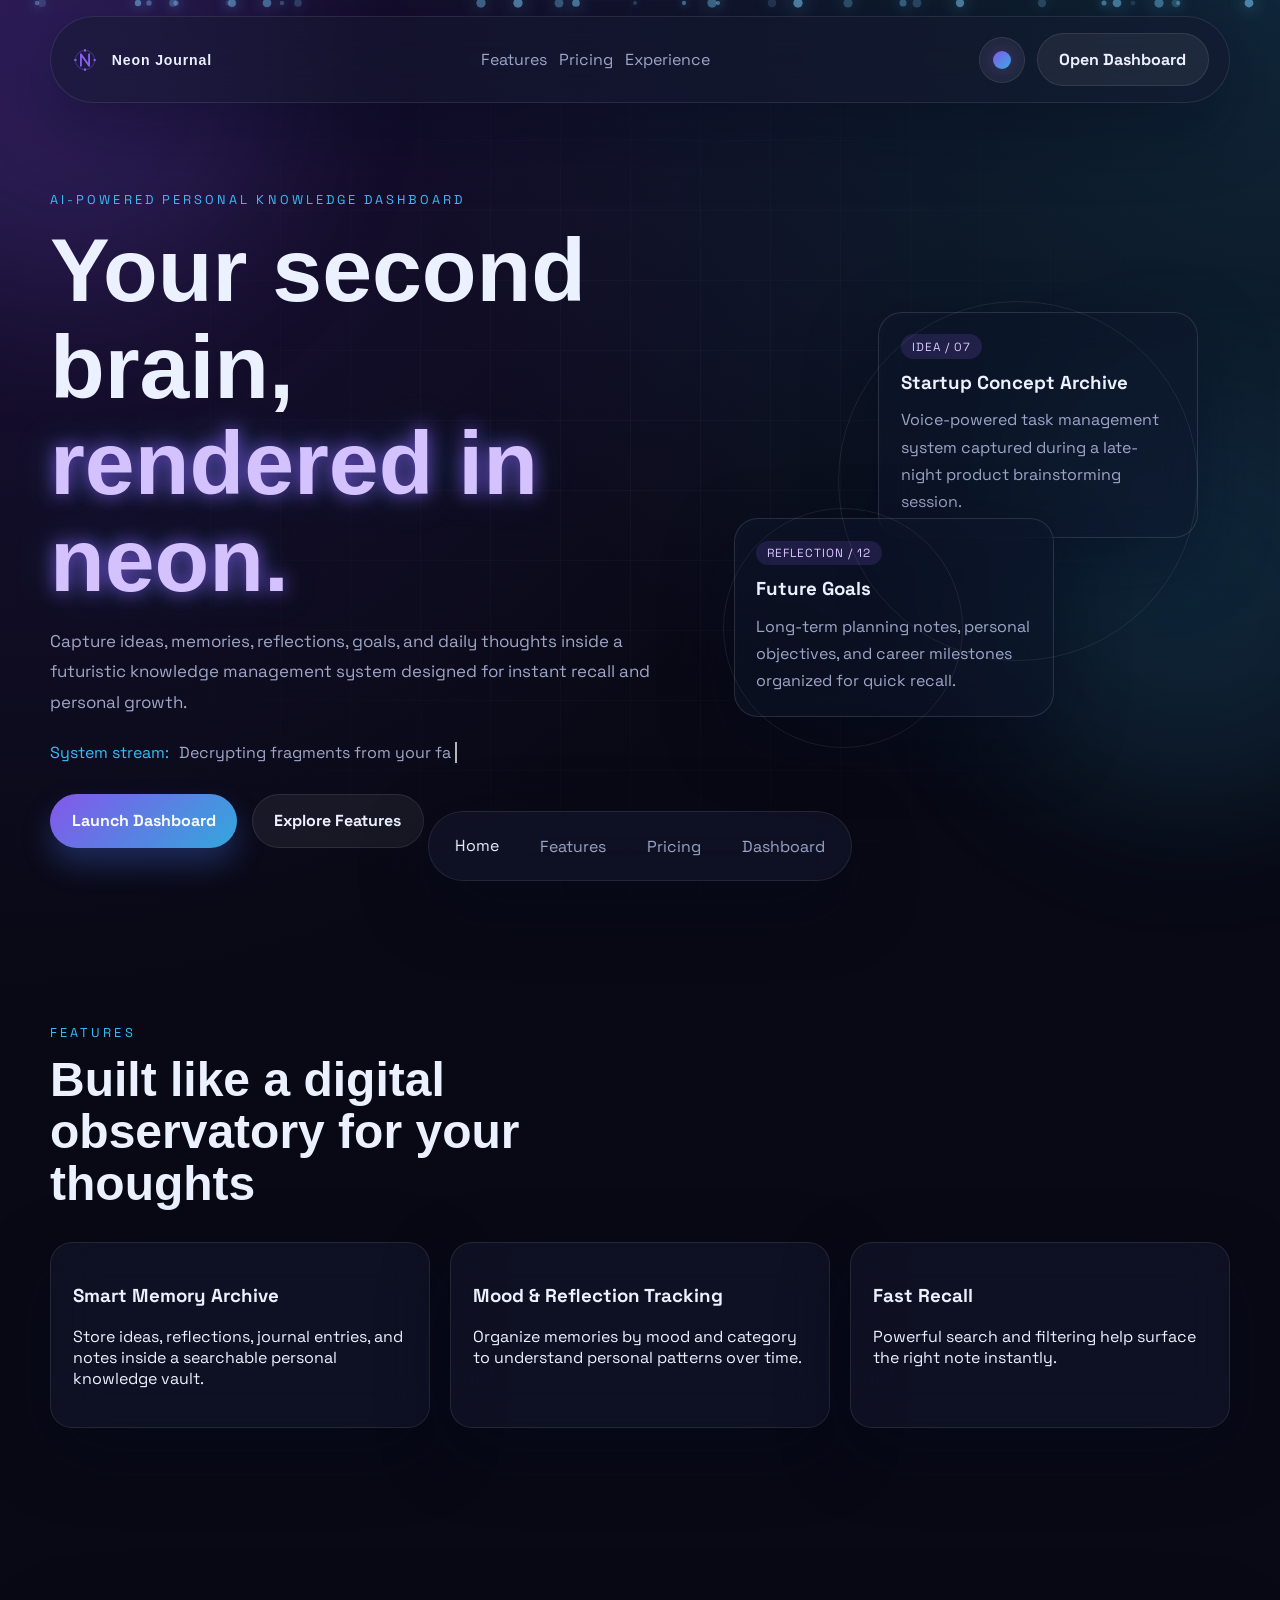
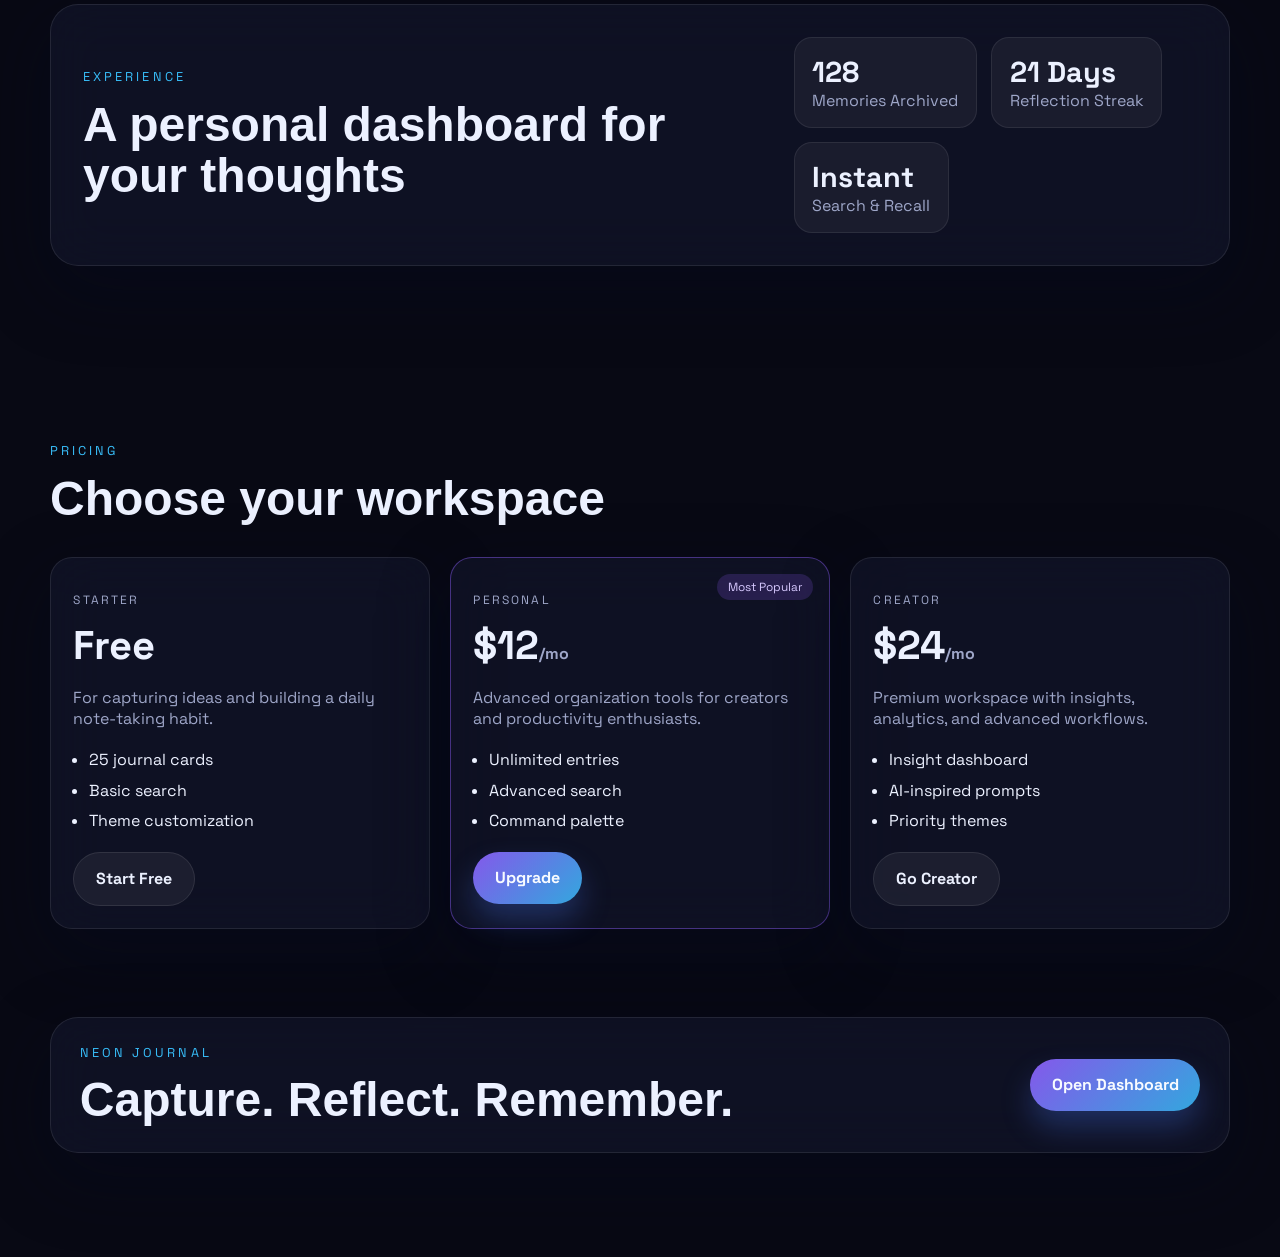
<file: index.html>
<!doctype html>
<html lang="en">
  <head>
    <meta charset="UTF-8" />
    <meta name="viewport" content="width=device-width, initial-scale=1.0" />

    <title>Neon Journal</title>

    <meta
      name="description"
      content="A futuristic AI-inspired personal knowledge dashboard for notes, reflections, ideas, and memory tracking."
    />

    <link rel="preconnect" href="https://fonts.googleapis.com" />
    <link rel="preconnect" href="https://fonts.gstatic.com" crossorigin />

    <link
      href="https://fonts.googleapis.com/css2?family=Space+Grotesk:wght@400;500;700&family=Syncopate:wght@400;700&display=swap"
      rel="stylesheet"
    />

    <!-- Logo / Favicon -->
    <link rel="icon" type="image/svg+xml" href="assets/img/logo.svg" />

    <link rel="stylesheet" href="assets/css/main.css" />
  </head>

  <body class="theme-dark landing-page">
    <div class="loader" id="pageLoader" aria-hidden="true">
      <div class="loader__core"></div>
      <p class="loader__text">Booting Knowledge System...</p>
    </div>

    <div class="page-shell">
      <div class="particles" id="particles"></div>

      <div class="ambient ambient--left"></div>
      <div class="ambient ambient--right"></div>

      <!-- HEADER -->

      <header class="topbar glass-panel">
        <a class="brand" href="index.html">
          <img
            src="assets/img/logo.svg"
            alt="Neon Journal Logo"
            class="brand__logo"
          />
          <span class="brand__text">Neon Journal</span>
        </a>

        <nav class="topbar__nav">
          <a href="#features">Features</a>
          <a href="#pricing">Pricing</a>
          <a href="#experience">Experience</a>
        </nav>

        <div class="topbar__actions">
          <button
            class="icon-button theme-toggle"
            type="button"
            data-theme-toggle
            aria-label="Toggle theme"
          >
            <span class="theme-toggle__orb"></span>
          </button>

          <a class="button button--ghost" href="dashboard.html">
            Open Dashboard
          </a>
        </div>
      </header>

      <!-- MAIN -->

      <main>
        <!-- HERO -->

        <section class="hero section" id="hero">
          <div class="hero__content">
            <p class="eyebrow reveal">
              AI-Powered Personal Knowledge Dashboard
            </p>

            <h1 class="hero__title reveal">
              Your second brain,
              <span class="hero__title-glow"> rendered in neon. </span>
            </h1>

            <p class="hero__copy reveal">
              Capture ideas, memories, reflections, goals, and daily thoughts
              inside a futuristic knowledge management system designed for
              instant recall and personal growth.
            </p>

            <div class="typing-line reveal">
              <span class="typing-line__label">System stream:</span>

              <span class="typing-line__text" id="landingTyping"></span>
            </div>

            <div class="hero__actions reveal">
              <a class="button" href="dashboard.html"> Launch Dashboard </a>

              <a class="button button--ghost" href="#features">
                Explore Features
              </a>
            </div>
          </div>

          <!-- FLOATING CARDS -->

          <div class="hero__visual reveal">
            <div class="floating-card floating-card--primary">
              <span class="floating-card__tag"> Idea / 07 </span>

              <h3>Startup Concept Archive</h3>

              <p>
                Voice-powered task management system captured during a
                late-night product brainstorming session.
              </p>
            </div>

            <div class="floating-card floating-card--secondary">
              <span class="floating-card__tag"> Reflection / 12 </span>

              <h3>Future Goals</h3>

              <p>
                Long-term planning notes, personal objectives, and career
                milestones organized for quick recall.
              </p>
            </div>

            <div class="orbit-ring orbit-ring--one"></div>
            <div class="orbit-ring orbit-ring--two"></div>
          </div>
        </section>

        <!-- FEATURES -->

        <section class="section section--feature" id="features">
          <div class="section-heading reveal">
            <p class="eyebrow">Features</p>

            <h2>Built like a digital observatory for your thoughts</h2>
          </div>

          <div class="feature-grid">
            <article class="glass-card reveal tilt-card">
              <h3>Smart Memory Archive</h3>

              <p>
                Store ideas, reflections, journal entries, and notes inside a
                searchable personal knowledge vault.
              </p>
            </article>

            <article class="glass-card reveal tilt-card">
              <h3>Mood & Reflection Tracking</h3>

              <p>
                Organize memories by mood and category to understand personal
                patterns over time.
              </p>
            </article>

            <article class="glass-card reveal tilt-card">
              <h3>Fast Recall</h3>

              <p>
                Powerful search and filtering help surface the right note
                instantly.
              </p>
            </article>
          </div>
        </section>

        <!-- EXPERIENCE -->

        <section class="section section--experience" id="experience">
          <div class="experience-panel glass-panel reveal">
            <div>
              <p class="eyebrow">Experience</p>

              <h2>A personal dashboard for your thoughts</h2>
            </div>

            <div class="stat-strip">
              <div class="stat-chip">
                <strong>128</strong>
                <span>Memories Archived</span>
              </div>

              <div class="stat-chip">
                <strong>21 Days</strong>
                <span>Reflection Streak</span>
              </div>

              <div class="stat-chip">
                <strong>Instant</strong>
                <span>Search & Recall</span>
              </div>
            </div>
          </div>
        </section>

        <!-- PRICING -->

        <section class="section section--pricing" id="pricing">
          <div class="section-heading reveal">
            <p class="eyebrow">Pricing</p>

            <h2>Choose your workspace</h2>
          </div>

          <div class="pricing-grid">
            <article class="pricing-card glass-card reveal">
              <p class="pricing-card__tier">Starter</p>

              <h3>Free</h3>

              <p>For capturing ideas and building a daily note-taking habit.</p>

              <ul class="pricing-card__list">
                <li>25 journal cards</li>
                <li>Basic search</li>
                <li>Theme customization</li>
              </ul>

              <a class="button button--ghost" href="dashboard.html">
                Start Free
              </a>
            </article>

            <article
              class="pricing-card pricing-card--featured glass-card reveal"
            >
              <span class="pricing-card__badge"> Most Popular </span>

              <p class="pricing-card__tier">Personal</p>

              <h3>$12<span>/mo</span></h3>

              <p>
                Advanced organization tools for creators and productivity
                enthusiasts.
              </p>

              <ul class="pricing-card__list">
                <li>Unlimited entries</li>
                <li>Advanced search</li>
                <li>Command palette</li>
              </ul>

              <a class="button" href="dashboard.html"> Upgrade </a>
            </article>

            <article class="pricing-card glass-card reveal">
              <p class="pricing-card__tier">Creator</p>

              <h3>$24<span>/mo</span></h3>

              <p>
                Premium workspace with insights, analytics, and advanced
                workflows.
              </p>

              <ul class="pricing-card__list">
                <li>Insight dashboard</li>
                <li>AI-inspired prompts</li>
                <li>Priority themes</li>
              </ul>

              <a class="button button--ghost" href="dashboard.html">
                Go Creator
              </a>
            </article>
          </div>
        </section>
      </main>

      <!-- FOOTER -->

      <footer class="footer glass-panel reveal">
        <div>
          <p class="eyebrow">Neon Journal</p>

          <h2>Capture. Reflect. Remember.</h2>
        </div>

        <a class="button" href="dashboard.html"> Open Dashboard </a>
      </footer>

      <!-- DOCK -->

      <nav class="dock glass-panel">
        <a href="#hero" class="dock__item active">Home</a>
        <a href="#features" class="dock__item">Features</a>
        <a href="#pricing" class="dock__item">Pricing</a>
        <a href="dashboard.html" class="dock__item">Dashboard</a>
      </nav>
    </div>

    <script src="assets/js/landing.js"></script>
  </body>
</html>
</file>
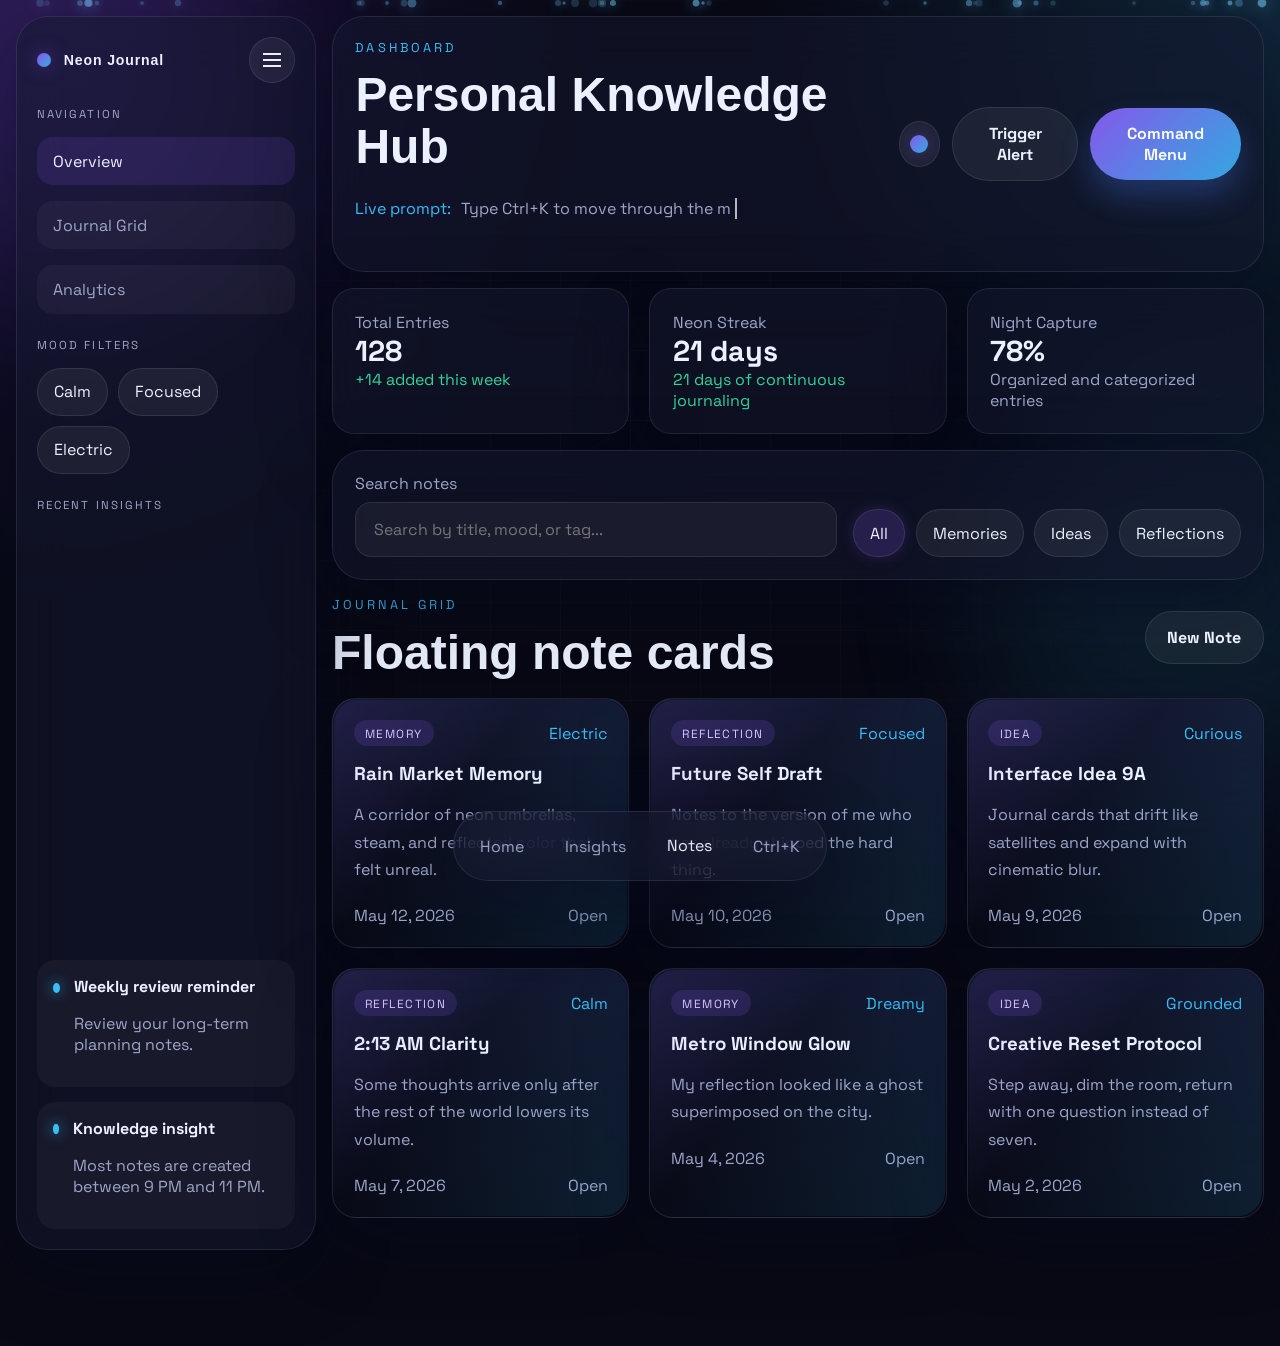
<file: dashboard.html>
<!doctype html>
<html lang="en">
  <head>
    <meta charset="UTF-8" />
    <meta name="viewport" content="width=device-width, initial-scale=1.0" />
    <title>Neon Journal | Personal Knowledge Hub</title>
    <meta
      name="description"
      content="A futuristic personal knowledge dashboard for notes, ideas, reflections, goals, and memory management."
    />
    <link rel="preconnect" href="https://fonts.googleapis.com" />
    <link rel="preconnect" href="https://fonts.gstatic.com" crossorigin />
    <!-- Logo / Favicon -->
    <link rel="icon" type="image/svg+xml" href="assets/img/logo.svg" />
    <link
      href="https://fonts.googleapis.com/css2?family=Space+Grotesk:wght@400;500;700&family=Syncopate:wght@400;700&display=swap"
      rel="stylesheet"
    />
    <link rel="stylesheet" href="assets/css/main.css" />
  </head>
  <body class="theme-dark dashboard-page">
    <div class="loader" id="pageLoader" aria-hidden="true">
      <div class="loader__core"></div>
      <p class="loader__text">Syncing knowledge vault...</p>
    </div>

    <div class="page-shell dashboard-shell">
      <div class="particles" id="particles"></div>
      <div class="ambient ambient--left"></div>
      <div class="ambient ambient--right"></div>

      <!-- Expandable dashboard sidebar -->
      <aside class="sidebar glass-panel" id="sidebar">
        <div class="sidebar__header">
          <a class="brand" href="index.html">
            <span class="brand__mark"></span>
            <span class="brand__text">Neon Journal</span>
          </a>
          <button
            class="icon-button"
            type="button"
            id="sidebarToggle"
            aria-label="Toggle sidebar"
          >
            <span class="icon-button__bars"></span>
          </button>
        </div>

        <div class="sidebar__section">
          <p class="sidebar__label">Navigation</p>
          <a class="sidebar__link active" href="#dashboardTop">Overview</a>
          <a class="sidebar__link" href="#notesSection">Journal Grid</a>
          <a class="sidebar__link" href="#analyticsSection">Analytics</a>
        </div>

        <div class="sidebar__section">
          <p class="sidebar__label">Mood Filters</p>
          <div class="mood-pills">
            <button class="pill-button" type="button">Calm</button>
            <button class="pill-button" type="button">Focused</button>
            <button class="pill-button" type="button">Electric</button>
          </div>
        </div>

        <div class="sidebar__section sidebar__section--grow">
          <p class="sidebar__label">Recent Insights</p>
          <div class="mini-feed">
            <article class="mini-feed__item">
              <span class="mini-feed__dot"></span>
              <div>
                <strong>Weekly review reminder </strong>
                <p>Review your long-term planning notes.</p>
              </div>
            </article>
            <article class="mini-feed__item">
              <span class="mini-feed__dot"></span>
              <div>
                <strong>Knowledge insight</strong>
                <p>Most notes are created between 9 PM and 11 PM.</p>
              </div>
            </article>
          </div>
        </div>
      </aside>

      <main class="dashboard-main" id="dashboardTop">
        <header class="dashboard-topbar glass-panel">
          <div>
            <p class="eyebrow">Dashboard</p>
            <h1>Personal Knowledge Hub</h1>
            <p class="typing-line">
              <span class="typing-line__label">Live prompt:</span>
              <span class="typing-line__text" id="dashboardTyping"></span>
            </p>
          </div>

          <div class="dashboard-topbar__actions">
            <button
              class="icon-button theme-toggle"
              type="button"
              data-theme-toggle
              aria-label="Toggle theme"
            >
              <span class="theme-toggle__orb"></span>
            </button>
            <button
              class="button button--ghost"
              type="button"
              id="notifyButton"
            >
              Trigger Alert
            </button>
            <button class="button" type="button" id="openPaletteButton">
              Command Menu
            </button>
          </div>
        </header>

        <section class="analytics-grid" id="analyticsSection">
          <article class="glass-card analytics-card">
            <p>Total Entries</p>
            <h3>128</h3>
            <span class="trend trend--up">+14 added this week</span>
          </article>
          <article class="glass-card analytics-card">
            <p>Neon Streak</p>
            <h3>21 days</h3>
            <span class="trend trend--up"
              >21 days of continuous journaling</span
            >
          </article>
          <article class="glass-card analytics-card">
            <p>Night Capture</p>
            <h3>78%</h3>
            <span class="trend">Organized and categorized entries</span>
          </article>
        </section>

        <section class="control-bar glass-panel">
          <label class="search-field" for="searchInput">
            <span>Search notes</span>
            <input
              id="searchInput"
              type="search"
              placeholder="Search by title, mood, or tag..."
            />
          </label>
          <div class="filter-group" id="filterGroup">
            <button
              class="filter-button active"
              type="button"
              data-filter="all"
            >
              All
            </button>
            <button class="filter-button" type="button" data-filter="memory">
              Memories
            </button>
            <button class="filter-button" type="button" data-filter="idea">
              Ideas
            </button>
            <button
              class="filter-button"
              type="button"
              data-filter="reflection"
            >
              Reflections
            </button>
          </div>
        </section>

        <!-- Journal card grid powered by dummy data -->
        <section class="notes-section" id="notesSection">
          <div class="notes-section__header">
            <div>
              <p class="eyebrow">Journal Grid</p>
              <h2>Floating note cards</h2>
            </div>
            <button class="button button--ghost pulse-button" type="button">
              New Note
            </button>
          </div>

          <div class="notes-grid" id="notesGrid"></div>

          <div class="empty-state glass-card hidden" id="emptyState">
            <div class="empty-state__icon"></div>
            <h3>No notes match this signal</h3>
            <p>
              Try a different filter or search term to surface more glowing
              entries.
            </p>
          </div>
        </section>
      </main>

      <div class="notifications" id="notifications"></div>

      <!-- Keyboard-driven quick actions -->
      <div
        class="command-palette hidden"
        id="commandPalette"
        aria-hidden="true"
      >
        <div class="command-palette__backdrop" data-close-palette></div>
        <div class="command-palette__panel glass-panel">
          <div class="command-palette__header">
            <h2>Command Palette</h2>
            <span>Ctrl + K</span>
          </div>
          <input
            id="commandInput"
            type="text"
            placeholder="Type a command..."
          />
          <div class="command-list">
            <button class="command-item" type="button" data-command="theme">
              Toggle Theme
            </button>
            <button class="command-item" type="button" data-command="notify">
              Show Notification
            </button>
            <button class="command-item" type="button" data-command="focus">
              Focus Reflections Notes
            </button>
            <button class="command-item" type="button" data-command="clear">
              Clear Search
            </button>
          </div>
        </div>
      </div>

      <!-- Detail modal for an individual note -->
      <div class="note-modal hidden" id="noteModal" aria-hidden="true">
        <div class="note-modal__backdrop" data-close-modal></div>
        <article class="note-modal__panel glass-panel">
          <button
            class="icon-button note-modal__close"
            type="button"
            data-close-modal
            aria-label="Close note"
          >
            <span class="note-modal__close-icon"></span>
          </button>
          <p class="note-modal__eyebrow" id="modalCategory"></p>
          <h2 id="modalTitle"></h2>
          <div class="note-meta">
            <span id="modalMood"></span>
            <span id="modalDate"></span>
          </div>
          <p id="modalBody"></p>
        </article>
      </div>

      <nav class="dock glass-panel">
        <a href="index.html" class="dock__item">Home</a>
        <a href="#analyticsSection" class="dock__item">Insights</a>
        <a href="#notesSection" class="dock__item active">Notes</a>
        <button
          class="dock__item dock__item--button"
          type="button"
          id="dockPaletteButton"
        >
          Ctrl+K
        </button>
      </nav>
    </div>

    <script src="assets/js/dashboard.js"></script>
  </body>
</html>
</file>
<file: assets/css/main.css>
:root {
  /* Shared design tokens for both pages */
  --bg: #080914;
  --bg-soft: rgba(14, 18, 40, 0.72);
  --panel: rgba(20, 24, 48, 0.55);
  --panel-strong: rgba(22, 28, 58, 0.82);
  --line: rgba(255, 255, 255, 0.09);
  --text: #ecf1ff;
  --muted: #9ea6c8;
  --primary: #8b5cf6;
  --secondary: #38bdf8;
  --accent: #7c3aed;
  --success: #34d399;
  --shadow: 0 24px 70px rgba(5, 10, 30, 0.42);
  --glow: 0 0 20px rgba(139, 92, 246, 0.45);
  --gradient: linear-gradient(
    135deg,
    rgba(139, 92, 246, 0.95),
    rgba(56, 189, 248, 0.88)
  );
  --radius-xl: 28px;
  --radius-lg: 22px;
  --radius-md: 16px;
  --radius-sm: 12px;
  --container: min(1180px, calc(100vw - 2rem));
  color-scheme: dark;
}
.brand__logo{
  width:28px;
  height:28px;
  display:block;
}
/* body.theme-light {
  --bg: #edf3ff;
 --bg: #f5f8ff;
  --bg-soft: rgba(255, 255, 255, 0.74);
  --panel: rgba(255, 255, 255, 0.62);
  --panel-strong: rgba(248, 251, 255, 0.88);
  --line: rgba(70, 85, 140, 0.14);
  --text: #151b33;
  --muted: #5e688d;
  --shadow: 0 24px 60px rgba(92, 115, 178, 0.18);
  color-scheme: light;
} */



body.theme-light {
  --bg: #f5f8ff;

  --bg-soft: rgba(255, 255, 255, 0.88);

  --panel: rgba(255, 255, 255, 0.78);

  --panel-strong: rgba(255, 255, 255, 0.92);

  --line: rgba(124, 140, 255, 0.12);

  --text: #0f172a;

  --muted: #64748b;

  --shadow: 0 18px 45px rgba(100, 120, 180, 0.12);

  color-scheme: light;
}

* {
  box-sizing: border-box;
}

html {
  scroll-behavior: smooth;
}

body {
  margin: 0;
  min-height: 100vh;
  font-family: "Space Grotesk", sans-serif;
  background:
    radial-gradient(
      circle at top left,
      rgba(124, 58, 237, 0.18),
      transparent 32%
    ),
    radial-gradient(
      circle at top right,
      rgba(56, 189, 248, 0.16),
      transparent 28%
    ),
    var(--bg);
  color: var(--text);
  overflow-x: hidden;
}

body::before {
  content: "";
  position: fixed;
  inset: 0;
  background-image:
    linear-gradient(rgba(255, 255, 255, 0.03) 1px, transparent 1px),
    linear-gradient(90deg, rgba(255, 255, 255, 0.03) 1px, transparent 1px);
  background-size: 70px 70px;
  mask-image: radial-gradient(circle at center, black, transparent 85%);
  pointer-events: none;
  z-index: -3;
}

a {
  color: inherit;
  text-decoration: none;
}

button,
input {
  font: inherit;
}

button {
  border: 0;
  cursor: pointer;
}

.hidden {
  display: none !important;
}

.page-shell {
  position: relative;
  isolation: isolate;
}

.particles {
  position: fixed;
  inset: 0;
  pointer-events: none;
  z-index: -2;
  overflow: hidden;
}

.particle {
  position: absolute;
  width: 6px;
  height: 6px;
  border-radius: 50%;
  background: rgba(120, 208, 255, 0.8);
  box-shadow: 0 0 12px rgba(120, 208, 255, 0.9);
  animation: drift linear infinite;
}

.ambient {
  position: fixed;
  width: 420px;
  height: 420px;
  border-radius: 50%;
  filter: blur(80px);
  opacity: 0.38;
  z-index: -1;
  pointer-events: none;
}

.ambient--left {
  top: -120px;
  left: -140px;
  background: rgba(139, 92, 246, 0.42);
}

.ambient--right {
  right: -120px;
  bottom: 10%;
  background: rgba(56, 189, 248, 0.28);
}

.glass-panel,
.glass-card {
  /* Glassmorphism surfaces reused across landing and dashboard UI */
  background: var(--panel);
  border: 1px solid var(--line);
  box-shadow: var(--shadow);
  backdrop-filter: blur(26px);
  -webkit-backdrop-filter: blur(26px);
}

.glass-card {
  border-radius: var(--radius-lg);
}

.topbar,
.footer,
.hero,
.section,
.dashboard-topbar,
.control-bar,
.sidebar {
  width: var(--container);
  margin-inline: auto;
}

.topbar {
  position: sticky;
  top: 1rem;
  z-index: 20;
  display: flex;
  align-items: center;
  justify-content: space-between;
  gap: 1rem;
  padding: 1rem 1.25rem;
  border-radius: 999px;
  margin-top: 1rem;
}

.brand {
  display: inline-flex;
  align-items: center;
  gap: 0.8rem;
  font-weight: 700;
}

.brand__mark {
  width: 14px;
  height: 14px;
  border-radius: 50%;
  background: var(--gradient);
  box-shadow: var(--glow);
}

.brand__text {
  font-family: "Syncopate", sans-serif;
  letter-spacing: 0.06em;
  font-size: 0.88rem;
}

.topbar__nav,
.topbar__actions,
.dashboard-topbar__actions {
  display: flex;
  align-items: center;
  gap: 0.75rem;
}

.topbar__nav a,
.sidebar__link,
.dock__item {
  color: var(--muted);
  transition:
    color 180ms ease,
    transform 180ms ease;
}

.topbar__nav a:hover,
.sidebar__link:hover,
.dock__item:hover,
.dock__item.active {
  color: var(--text);
  transform: translateY(-1px);
}

.icon-button,
.button,
.filter-button,
.pill-button,
.command-item {
  position: relative;
  overflow: hidden;
}

.button {
  display: inline-flex;
  align-items: center;
  justify-content: center;
  gap: 0.5rem;
  padding: 0.95rem 1.35rem;
  border-radius: 999px;
  background: var(--gradient);
  color: #f8fbff;
  font-weight: 700;
  box-shadow: 0 16px 30px rgba(77, 126, 255, 0.28);
  transition:
    transform 180ms ease,
    box-shadow 180ms ease,
    filter 180ms ease;
}

.button:hover,
.icon-button:hover,
.filter-button:hover,
.pill-button:hover,
.command-item:hover {
  transform: translateY(-2px) scale(1.01);
}

.button:active,
.icon-button:active,
.filter-button:active,
.pill-button:active,
.command-item:active {
  transform: translateY(0) scale(0.98);
}

.button--ghost {
  background: rgba(255, 255, 255, 0.06);
  color: var(--text);
  border: 1px solid var(--line);
  box-shadow: none;
}

.icon-button {
  display: inline-grid;
  place-items: center;
  width: 46px;
  height: 46px;
  border-radius: 50%;
  background: rgba(255, 255, 255, 0.06);
  border: 1px solid var(--line);
  color: var(--text);
  transition:
    transform 180ms ease,
    background 180ms ease;
}

.theme-toggle__orb {
  width: 18px;
  height: 18px;
  border-radius: 50%;
  background: var(--gradient);
  box-shadow: var(--glow);
}

.section {
  padding: 5.5rem 0;
}

.hero {
  min-height: calc(100vh - 120px);
  display: grid;
  grid-template-columns: 1.08fr 0.92fr;
  align-items: center;
  gap: 2rem;
}

.eyebrow {
  margin: 0 0 0.85rem;
  font-size: 0.8rem;
  text-transform: uppercase;
  letter-spacing: 0.24em;
  color: var(--secondary);
}

.hero__title,
.section-heading h2,
.experience-panel h2,
.footer h2,
.dashboard-topbar h1,
.notes-section__header h2 {
  margin: 0;
  font-family: "Syncopate", sans-serif;
  line-height: 1.08;
}

.hero__title {
  font-size: clamp(3rem, 7vw, 6rem);
}

.hero__title-glow {
  display: block;
  color: #d4c2ff;
  text-shadow:
    0 0 18px rgba(139, 92, 246, 0.8),
    0 0 40px rgba(56, 189, 248, 0.28);
}

.hero__copy {
  max-width: 58ch;
  color: var(--muted);
  font-size: 1.06rem;
  line-height: 1.8;
}

.typing-line {
  display: flex;
  gap: 0.6rem;
  align-items: center;
  min-height: 2rem;
  margin: 1.2rem 0 1.6rem;
  color: var(--muted);
}

.typing-line__label {
  color: var(--secondary);
}

.typing-line__text {
  border-right: 2px solid rgba(255, 255, 255, 0.7);
  padding-right: 0.25rem;
  white-space: nowrap;
  overflow: hidden;
}

.hero__actions {
  display: flex;
  flex-wrap: wrap;
  gap: 0.9rem;
}

.hero__visual {
  position: relative;
  min-height: 520px;
}

.floating-card {
  position: absolute;
  width: min(320px, 85%);
  padding: 1.35rem;
  border-radius: 24px;
  background: rgba(14, 20, 42, 0.55);
  border: 1px solid rgba(255, 255, 255, 0.12);
  box-shadow:
    var(--shadow),
    inset 0 0 20px rgba(255, 255, 255, 0.02);
  backdrop-filter: blur(18px);
  animation: floatCard 6s ease-in-out infinite;
}

.floating-card h3,
.floating-card p {
  margin: 0;
}

.floating-card p {
  margin-top: 0.8rem;
  color: var(--muted);
  line-height: 1.7;
}

.floating-card__tag {
  display: inline-flex;
  margin-bottom: 0.75rem;
  padding: 0.3rem 0.7rem;
  border-radius: 999px;
  background: rgba(139, 92, 246, 0.16);
  color: #d8c9ff;
  font-size: 0.74rem;
  letter-spacing: 0.08em;
  text-transform: uppercase;
}

.floating-card--primary {
  top: 10%;
  right: 6%;
}

.floating-card--secondary {
  left: 6%;
  bottom: 12%;
  animation-delay: -2.6s;
}

.orbit-ring {
  position: absolute;
  border: 1px solid rgba(255, 255, 255, 0.08);
  border-radius: 50%;
}

.orbit-ring--one {
  inset: 8% 6% auto auto;
  width: 360px;
  height: 360px;
}

.orbit-ring--two {
  inset: auto auto 6% 4%;
  width: 240px;
  height: 240px;
}

.section-heading {
  max-width: 680px;
  margin-bottom: 2rem;
}

.section-heading h2,
.experience-panel h2,
.footer h2,
.dashboard-topbar h1,
.notes-section__header h2 {
  font-size: clamp(1.8rem, 4vw, 3rem);
}

.feature-grid,
.pricing-grid,
.analytics-grid,
.notes-grid {
  display: grid;
  gap: 1.25rem;
}

.feature-grid {
  grid-template-columns: repeat(3, minmax(0, 1fr));
}

.pricing-grid {
  grid-template-columns: repeat(3, minmax(0, 1fr));
}

.glass-card {
  padding: 1.4rem;
  transition:
    transform 220ms ease,
    border-color 220ms ease,
    box-shadow 220ms ease;
}

.glass-card:hover {
  transform: translateY(-6px);
  border-color: rgba(131, 179, 255, 0.34);
  box-shadow:
    var(--shadow),
    0 0 24px rgba(82, 189, 255, 0.12);
}

.tilt-card {
  transform-style: preserve-3d;
}

.experience-panel {
  border-radius: var(--radius-xl);
  padding: 2rem;
  display: flex;
  align-items: center;
  justify-content: space-between;
  gap: 1.4rem;
}

.stat-strip {
  display: flex;
  flex-wrap: wrap;
  gap: 0.9rem;
}

.stat-chip {
  min-width: 140px;
  padding: 1rem 1.1rem;
  border-radius: 18px;
  background: rgba(255, 255, 255, 0.05);
  border: 1px solid rgba(255, 255, 255, 0.08);
}

.stat-chip strong,
.analytics-card h3 {
  display: block;
  font-size: 1.8rem;
}

.stat-chip span,
.pricing-card p,
.analytics-card p,
.analytics-card .trend,
.mini-feed__item p,
.note-card__excerpt,
.empty-state p {
  color: var(--muted);
}

.pricing-card {
  position: relative;
}

.pricing-card__tier {
  text-transform: uppercase;
  letter-spacing: 0.18em;
  font-size: 0.75rem;
}

.pricing-card h3 {
  margin: 0.4rem 0 0.8rem;
  font-size: 2.5rem;
}

.pricing-card h3 span {
  font-size: 1rem;
  color: var(--muted);
}

.pricing-card__list {
  padding-left: 1rem;
  line-height: 1.9;
  color: var(--text);
}

.pricing-card--featured {
  border-color: rgba(139, 92, 246, 0.45);
  transform: translateY(-8px);
}

.pricing-card__badge {
  position: absolute;
  top: 1rem;
  right: 1rem;
  padding: 0.35rem 0.7rem;
  border-radius: 999px;
  background: rgba(139, 92, 246, 0.2);
  color: #d7c9ff;
  font-size: 0.74rem;
}

.footer {
  margin-bottom: 6.5rem;
  padding: 1.6rem 1.8rem;
  display: flex;
  align-items: center;
  justify-content: space-between;
  border-radius: var(--radius-xl);
}

.dock {
  position: fixed;
  left: 50%;
  bottom: 1.2rem;
  transform: translateX(-50%);
  z-index: 25;
  display: flex;
  align-items: center;
  gap: 0.55rem;
  padding: 0.65rem;
  border-radius: 999px;
}

.dock__item {
  padding: 0.8rem 1rem;
  border-radius: 999px;
}

.dock__item--button {
  background: transparent;
}

.dashboard-shell {
  display: grid;
  grid-template-columns: 300px 1fr;
  gap: 1rem;
  width: min(1400px, calc(100vw - 2rem));
  margin: 1rem auto 6rem;
}

.sidebar {
  width: auto;
  margin: 0;
  position: sticky;
  top: 1rem;
  min-height: calc(100vh - 2rem);
  border-radius: 32px;
  padding: 1.25rem;
  display: flex;
  flex-direction: column;
  gap: 1.5rem;
}

.sidebar.collapsed {
  width: 96px;
}

.sidebar.collapsed .brand__text,
.sidebar.collapsed .sidebar__label,
.sidebar.collapsed .sidebar__link,
.sidebar.collapsed .mini-feed,
.sidebar.collapsed .mood-pills {
  display: none;
}

.sidebar.collapsed .sidebar__header,
.sidebar.collapsed .sidebar__section {
  justify-content: center;
}

.sidebar__header,
.sidebar__section,
.notes-section__header,
.command-palette__header,
.note-meta {
  display: flex;
  align-items: center;
  justify-content: space-between;
  gap: 1rem;
}

.sidebar__section {
  flex-direction: column;
  align-items: stretch;
}

.sidebar__section--grow {
  flex: 1;
}

.sidebar__label {
  margin: 0;
  color: var(--muted);
  text-transform: uppercase;
  letter-spacing: 0.18em;
  font-size: 0.72rem;
}

.sidebar__link {
  padding: 0.85rem 1rem;
  border-radius: 16px;
  background: rgba(255, 255, 255, 0.04);
}

.sidebar__link.active {
  color: var(--text);
  background: rgba(139, 92, 246, 0.14);
}

.icon-button__bars,
.note-modal__close-icon {
  width: 18px;
  height: 2px;
  background: currentColor;
  position: relative;
  display: block;
}

.icon-button__bars::before,
.icon-button__bars::after,
.note-modal__close-icon::before,
.note-modal__close-icon::after {
  content: "";
  position: absolute;
  left: 0;
  width: 18px;
  height: 2px;
  background: currentColor;
}

.icon-button__bars::before {
  top: -6px;
}

.icon-button__bars::after {
  top: 6px;
}

.note-modal__close-icon {
  background: transparent;
}

.note-modal__close-icon::before {
  transform: rotate(45deg);
}

.note-modal__close-icon::after {
  transform: rotate(-45deg);
}

.mood-pills,
.filter-group {
  display: flex;
  flex-wrap: wrap;
  gap: 0.65rem;
}

.pill-button,
.filter-button {
  padding: 0.78rem 1rem;
  border-radius: 999px;
  border: 1px solid var(--line);
  background: rgba(255, 255, 255, 0.06);
  color: var(--text);
}

.filter-button.active {
  background: rgba(139, 92, 246, 0.2);
  box-shadow: 0 0 16px rgba(139, 92, 246, 0.18);
}

.mini-feed {
  display: grid;
  gap: 0.9rem;
}

.mini-feed__item {
  display: flex;
  gap: 0.9rem;
  padding: 1rem;
  border-radius: 18px;
  background: rgba(255, 255, 255, 0.04);
}

.mini-feed__dot {
  width: 10px;
  height: 10px;
  margin-top: 0.4rem;
  border-radius: 50%;
  background: var(--secondary);
  box-shadow: 0 0 14px rgba(56, 189, 248, 0.8);
}

.dashboard-main {
  display: flex;
  flex-direction: column;
  gap: 1rem;
}

.dashboard-topbar,
.control-bar {
  width: auto;
  margin: 0;
  border-radius: 32px;
  padding: 1.35rem 1.4rem;
}

.dashboard-topbar {
  display: flex;
  align-items: center;
  justify-content: space-between;
  gap: 1rem;
}

.analytics-grid {
  grid-template-columns: repeat(3, minmax(0, 1fr));
}

.analytics-card h3,
.analytics-card p,
.analytics-card .trend {
  margin: 0;
}

.trend--up {
  color: var(--success) !important;
}

.control-bar {
  display: flex;
  align-items: end;
  justify-content: space-between;
  gap: 1rem;
}

.search-field {
  display: grid;
  gap: 0.55rem;
  flex: 1;
  color: var(--muted);
}

.search-field input,
.command-palette input {
  width: 100%;
  padding: 1rem 1.1rem;
  border-radius: 16px;
  border: 1px solid var(--line);
  background: rgba(255, 255, 255, 0.05);
  color: var(--text);
  outline: none;
}

.search-field input:focus,
.command-palette input:focus {
  border-color: rgba(139, 92, 246, 0.55);
  box-shadow: 0 0 0 4px rgba(139, 92, 246, 0.12);
}

.notes-section {
  padding-bottom: 2rem;
}

.notes-grid {
  grid-template-columns: repeat(3, minmax(0, 1fr));
  margin-top: 1.25rem;
}

.note-card {
  position: relative;
  min-height: 220px;
  padding: 1.3rem;
  border-radius: 24px;
  background: linear-gradient(
    180deg,
    rgba(20, 25, 50, 0.9),
    rgba(8, 10, 22, 0.68)
  );
  border: 1px solid rgba(255, 255, 255, 0.1);
  box-shadow: var(--shadow);
  transition:
    transform 220ms ease,
    box-shadow 220ms ease,
    border-color 220ms ease;
}

.note-card::after {
  content: "";
  position: absolute;
  inset: 1px;
  border-radius: inherit;
  background: linear-gradient(
    130deg,
    rgba(139, 92, 246, 0.12),
    transparent 40%,
    rgba(56, 189, 248, 0.12)
  );
  pointer-events: none;
}

.note-card:hover {
  transform: translateY(-6px) rotateX(5deg);
  box-shadow:
    var(--shadow),
    0 0 26px rgba(84, 125, 255, 0.2);
  border-color: rgba(150, 196, 255, 0.26);
}

.note-card__top,
.note-card__bottom {
  display: flex;
  align-items: center;
  justify-content: space-between;
  gap: 0.75rem;
}

.note-card__badge {
  padding: 0.35rem 0.7rem;
  border-radius: 999px;
  font-size: 0.74rem;
  text-transform: uppercase;
  letter-spacing: 0.12em;
  background: rgba(139, 92, 246, 0.16);
  color: #d9cbff;
}

.note-card__mood {
  color: var(--secondary);
}

.note-card h3,
.empty-state h3,
.note-modal h2 {
  margin: 1rem 0 0.75rem;
}

.note-card__excerpt {
  line-height: 1.7;
}

.note-card__bottom {
  margin-top: 1.4rem;
  color: var(--muted);
}

.empty-state {
  margin-top: 1.25rem;
  text-align: center;
  padding: 2rem 1.4rem;
}

.empty-state__icon {
  width: 84px;
  height: 84px;
  margin: 0 auto 1rem;
  border-radius: 24px;
  background: radial-gradient(
    circle at 30% 30%,
    rgba(139, 92, 246, 0.7),
    rgba(56, 189, 248, 0.16)
  );
  box-shadow: var(--glow);
}

.notifications {
  position: fixed;
  right: 1rem;
  top: 1rem;
  z-index: 40;
  display: grid;
  gap: 0.8rem;
}

.notification {
  min-width: 260px;
  padding: 1rem 1.1rem;
  border-radius: 20px;
  background: rgba(14, 20, 42, 0.82);
  border: 1px solid rgba(255, 255, 255, 0.1);
  box-shadow: var(--shadow);
  animation:
    slideIn 260ms ease,
    fadeOut 300ms ease 3.6s forwards;
}

.notification strong,
.notification p {
  margin: 0;
}

.notification p {
  margin-top: 0.3rem;
  color: var(--muted);
}

.command-palette,
.note-modal {
  position: fixed;
  inset: 0;
  z-index: 45;
}

.command-palette__backdrop,
.note-modal__backdrop {
  position: absolute;
  inset: 0;
  background: rgba(4, 6, 16, 0.7);
  backdrop-filter: blur(6px);
}

.command-palette__panel,
.note-modal__panel {
  position: relative;
  z-index: 1;
  width: min(680px, calc(100vw - 2rem));
  margin: 10vh auto 0;
  border-radius: 30px;
  padding: 1.4rem;
}

.command-list {
  display: grid;
  gap: 0.7rem;
  margin-top: 1rem;
}

.command-item {
  padding: 1rem 1.1rem;
  border-radius: 16px;
  border: 1px solid var(--line);
  background: rgba(255, 255, 255, 0.04);
  color: var(--text);
  text-align: left;
}

.note-modal__panel {
  width: min(720px, calc(100vw - 2rem));
}

.note-modal__close {
  position: absolute;
  top: 1rem;
  right: 1rem;
}

.note-modal__eyebrow {
  margin: 0;
  text-transform: uppercase;
  letter-spacing: 0.18em;
  color: var(--secondary);
  font-size: 0.78rem;
}

.note-meta {
  justify-content: flex-start;
  color: var(--muted);
}

.loader {
  position: fixed;
  inset: 0;
  z-index: 60;
  display: grid;
  place-items: center;
  gap: 1rem;
  background:
    radial-gradient(circle at top, rgba(56, 189, 248, 0.22), transparent 30%),
    radial-gradient(
      circle at bottom,
      rgba(139, 92, 246, 0.24),
      transparent 36%
    ),
    rgba(5, 8, 18, 0.96);
  transition:
    opacity 450ms ease,
    visibility 450ms ease;
}

.loader.is-hidden {
  opacity: 0;
  visibility: hidden;
}

.loader__core {
  width: 72px;
  height: 72px;
  border-radius: 50%;
  border: 3px solid rgba(255, 255, 255, 0.1);
  border-top-color: var(--secondary);
  border-right-color: var(--primary);
  box-shadow: var(--glow);
  animation: spin 900ms linear infinite;
}

.loader__text {
  margin: 0;
  color: #cfd8ff;
  letter-spacing: 0.08em;
}

.reveal {
  opacity: 0;
  transform: translateY(20px);
  transition:
    opacity 700ms ease,
    transform 700ms ease;
}

.reveal.is-visible {
  opacity: 1;
  transform: translateY(0);
}

.pulse-button {
  animation: pulseGlow 2.4s ease-in-out infinite;
}

@keyframes floatCard {
  0%,
  100% {
    transform: translateY(0px);
  }
  50% {
    transform: translateY(-16px);
  }
}

@keyframes drift {
  from {
    transform: translateY(110vh) scale(0.8);
  }
  to {
    transform: translateY(-10vh) scale(1.15);
  }
}

@keyframes spin {
  to {
    transform: rotate(360deg);
  }
}

@keyframes slideIn {
  from {
    opacity: 0;
    transform: translateX(24px);
  }
  to {
    opacity: 1;
    transform: translateX(0);
  }
}

@keyframes fadeOut {
  to {
    opacity: 0;
    transform: translateY(-8px);
  }
}

@keyframes pulseGlow {
  0%,
  100% {
    box-shadow: 0 16px 30px rgba(77, 126, 255, 0.2);
  }
  50% {
    box-shadow: 0 18px 42px rgba(139, 92, 246, 0.42);
  }
}

@media (max-width: 1100px) {
  .hero,
  .feature-grid,
  .pricing-grid,
  .analytics-grid,
  .notes-grid,
  .dashboard-shell {
    grid-template-columns: 1fr;
  }

  .hero__visual {
    min-height: 420px;
  }

  .experience-panel,
  .dashboard-topbar,
  .control-bar,
  .footer {
    flex-direction: column;
    align-items: flex-start;
  }

  .sidebar {
    position: relative;
    min-height: auto;
  }
}

@media (max-width: 780px) {
  .topbar {
    border-radius: 28px;
    padding: 1rem;
    flex-wrap: wrap;
  }

  .topbar__nav {
    display: none;
  }

  .hero {
    min-height: auto;
    padding-top: 2rem;
  }

  .floating-card--primary,
  .floating-card--secondary {
    position: relative;
    width: 100%;
    left: auto;
    right: auto;
    top: auto;
    bottom: auto;
    margin-bottom: 1rem;
  }

  .orbit-ring {
    display: none;
  }

  .dock {
    width: calc(100vw - 1rem);
    justify-content: space-between;
  }

  .dashboard-shell {
    width: calc(100vw - 1rem);
    margin-inline: 0.5rem;
  }

  .sidebar.collapsed {
    width: auto;
  }
}

@media (prefers-reduced-motion: reduce) {
  *,
  *::before,
  *::after {
    animation-duration: 0.01ms !important;
    animation-iteration-count: 1 !important;
    transition-duration: 0.01ms !important;
    scroll-behavior: auto !important;
  }
}







/* ==========================================
   LIGHT THEME FIXES
   ========================================== */

body.theme-light {
  background:
    radial-gradient(
      circle at top left,
      rgba(139, 92, 246, 0.12),
      transparent 35%
    ),
    radial-gradient(
      circle at top right,
      rgba(56, 189, 248, 0.10),
      transparent 30%
    ),
    var(--bg);
}

/* grid overlay */
body.theme-light::before {
  background-image:
    linear-gradient(rgba(30, 41, 59, 0.03) 1px, transparent 1px),
    linear-gradient(90deg, rgba(30, 41, 59, 0.03) 1px, transparent 1px);
}

/* glass panels */
body.theme-light .glass-panel,
body.theme-light .glass-card,
body.theme-light .sidebar,
body.theme-light .dashboard-topbar,
body.theme-light .control-bar {
  background: rgba(255,255,255,0.78);
  border: 1px solid rgba(148,163,184,0.15);
  box-shadow: 0 12px 35px rgba(15,23,42,0.08);
}

/* hero glowing title */
body.theme-light .hero__title-glow {
  color: #8b5cf6;
  text-shadow:
    0 0 12px rgba(139,92,246,0.25),
    0 0 24px rgba(139,92,246,0.15);
}

/* floating cards */
body.theme-light .floating-card {
  background: rgba(255,255,255,0.82);
  border: 1px solid rgba(148,163,184,0.15);
  color: #0f172a;
  box-shadow:
    0 12px 35px rgba(15,23,42,0.08);
}

body.theme-light .floating-card h3 {
  color: #0f172a;
}

body.theme-light .floating-card p {
  color: #475569;
}

body.theme-light .floating-card__tag {
  background: rgba(139,92,246,0.12);
  color: #6d28d9;
}

/* orbit rings */
body.theme-light .orbit-ring {
  border-color: rgba(148,163,184,0.16);
}

/* stat chips */
body.theme-light .stat-chip {
  background: rgba(255,255,255,0.7);
  border: 1px solid rgba(148,163,184,0.12);
}

/* sidebar links */
body.theme-light .sidebar__link {
  background: rgba(148,163,184,0.08);
}

body.theme-light .sidebar__link.active {
  background: rgba(139,92,246,0.12);
}

/* pills and filters */
body.theme-light .pill-button,
body.theme-light .filter-button {
  background: rgba(255,255,255,0.65);
  border: 1px solid rgba(148,163,184,0.15);
  color: #0f172a;
}

body.theme-light .filter-button.active {
  background: rgba(139,92,246,0.14);
}

/* search */
body.theme-light .search-field input,
body.theme-light .command-palette input {
  background: rgba(255,255,255,0.8);
  border: 1px solid rgba(148,163,184,0.16);
  color: #0f172a;
}

/* note cards */
body.theme-light .note-card {
  background: linear-gradient(
    180deg,
    rgba(255,255,255,0.95),
    rgba(245,248,255,0.92)
  );
  border: 1px solid rgba(148,163,184,0.14);
  box-shadow: 0 12px 35px rgba(15,23,42,0.08);
}

body.theme-light .note-card h3 {
  color: #0f172a;
}

body.theme-light .note-card__excerpt {
  color: #475569;
}

body.theme-light .note-card__bottom {
  color: #64748b;
}

body.theme-light .note-card__badge {
  background: rgba(139,92,246,0.12);
  color: #6d28d9;
}

/* mini feed */
body.theme-light .mini-feed__item {
  background: rgba(255,255,255,0.72);
}

/* notifications */
body.theme-light .notification {
  background: rgba(255,255,255,0.92);
  color: #0f172a;
  border: 1px solid rgba(148,163,184,0.14);
}

body.theme-light .notification p {
  color: #64748b;
}

/* command palette */
body.theme-light .command-item {
  background: rgba(255,255,255,0.82);
  border: 1px solid rgba(148,163,184,0.14);
  color: #0f172a;
}

/* modal */
body.theme-light .command-palette__backdrop,
body.theme-light .note-modal__backdrop {
  background: rgba(255,255,255,0.35);
  backdrop-filter: blur(10px);
}

/* dock */
body.theme-light .dock {
  background: rgba(255,255,255,0.82);
  border: 1px solid rgba(148,163,184,0.14);
}

/* buttons */
body.theme-light .button--ghost {
  background: rgba(255,255,255,0.7);
  border: 1px solid rgba(148,163,184,0.15);
}

/* analytics cards */
body.theme-light .analytics-card {
  background: rgba(255,255,255,0.85);
}

/* footer */
body.theme-light .footer {
  background: rgba(255,255,255,0.82);
}
</file>
